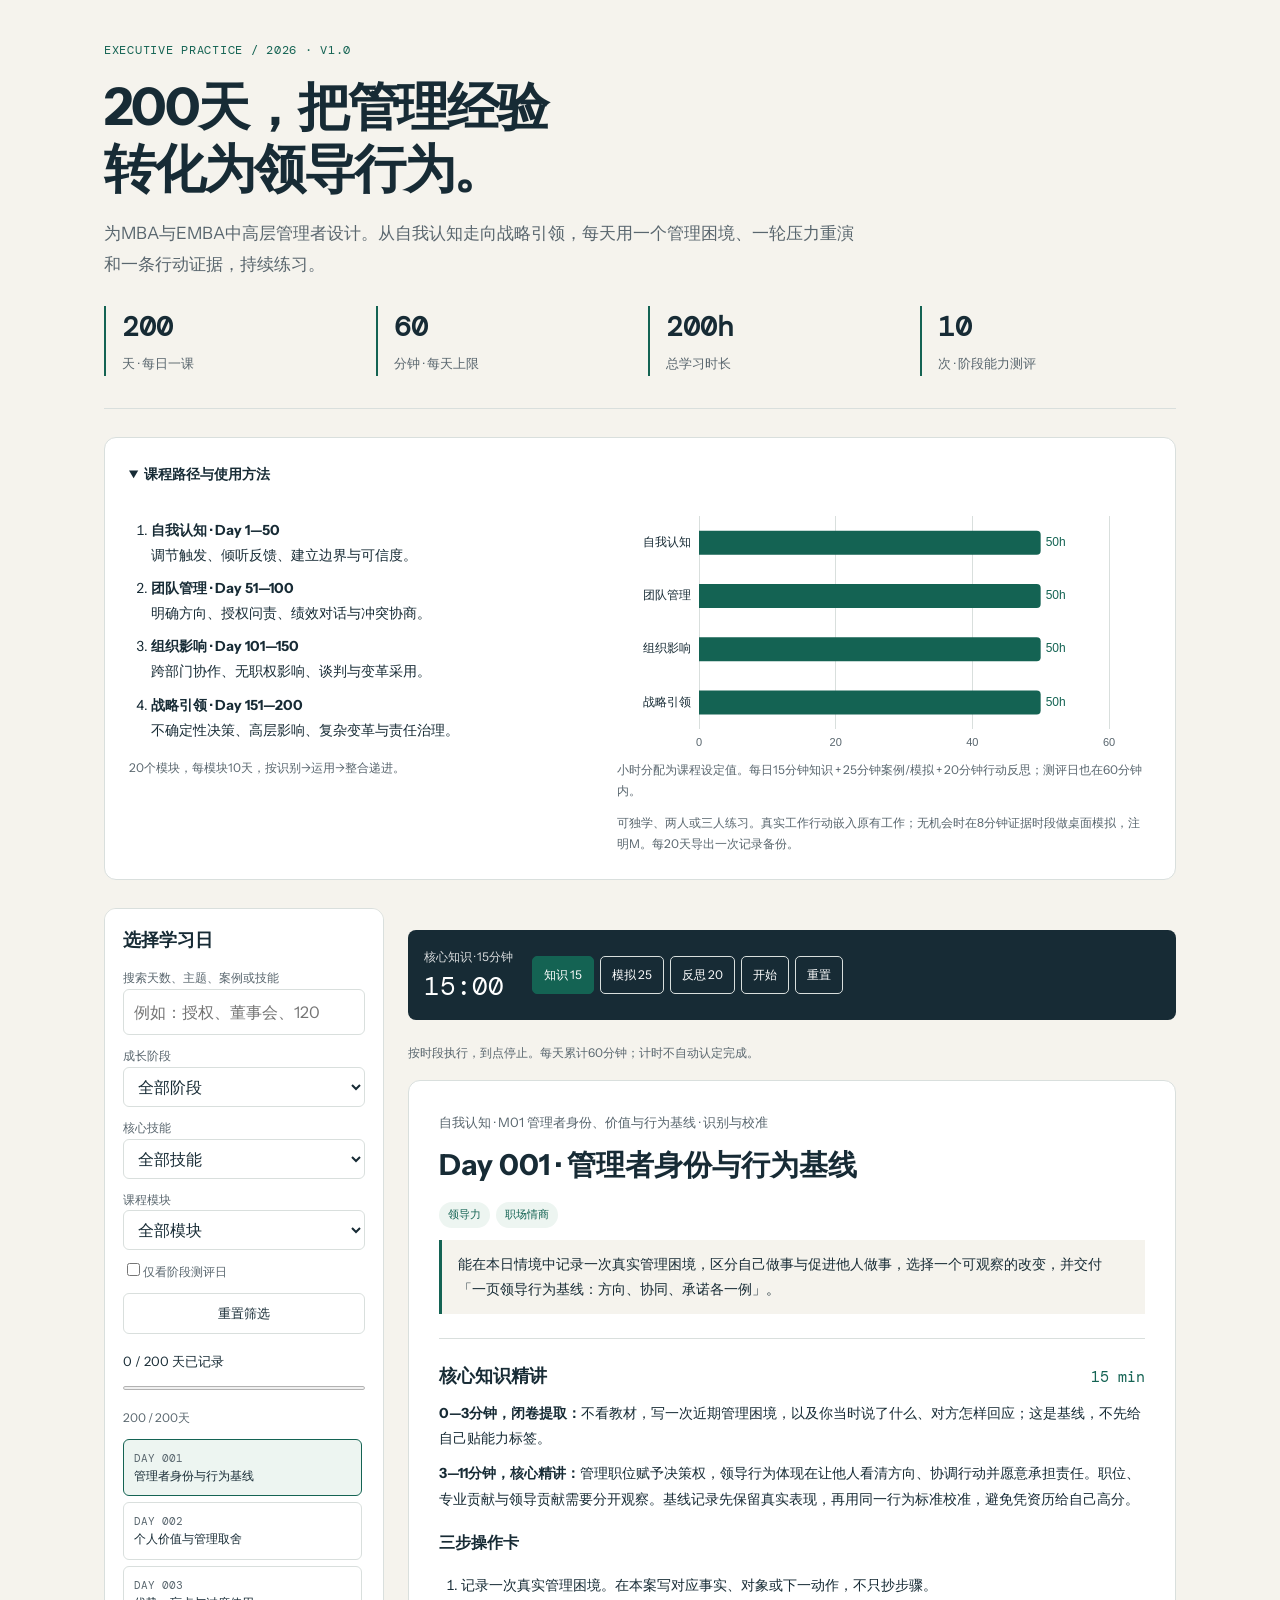
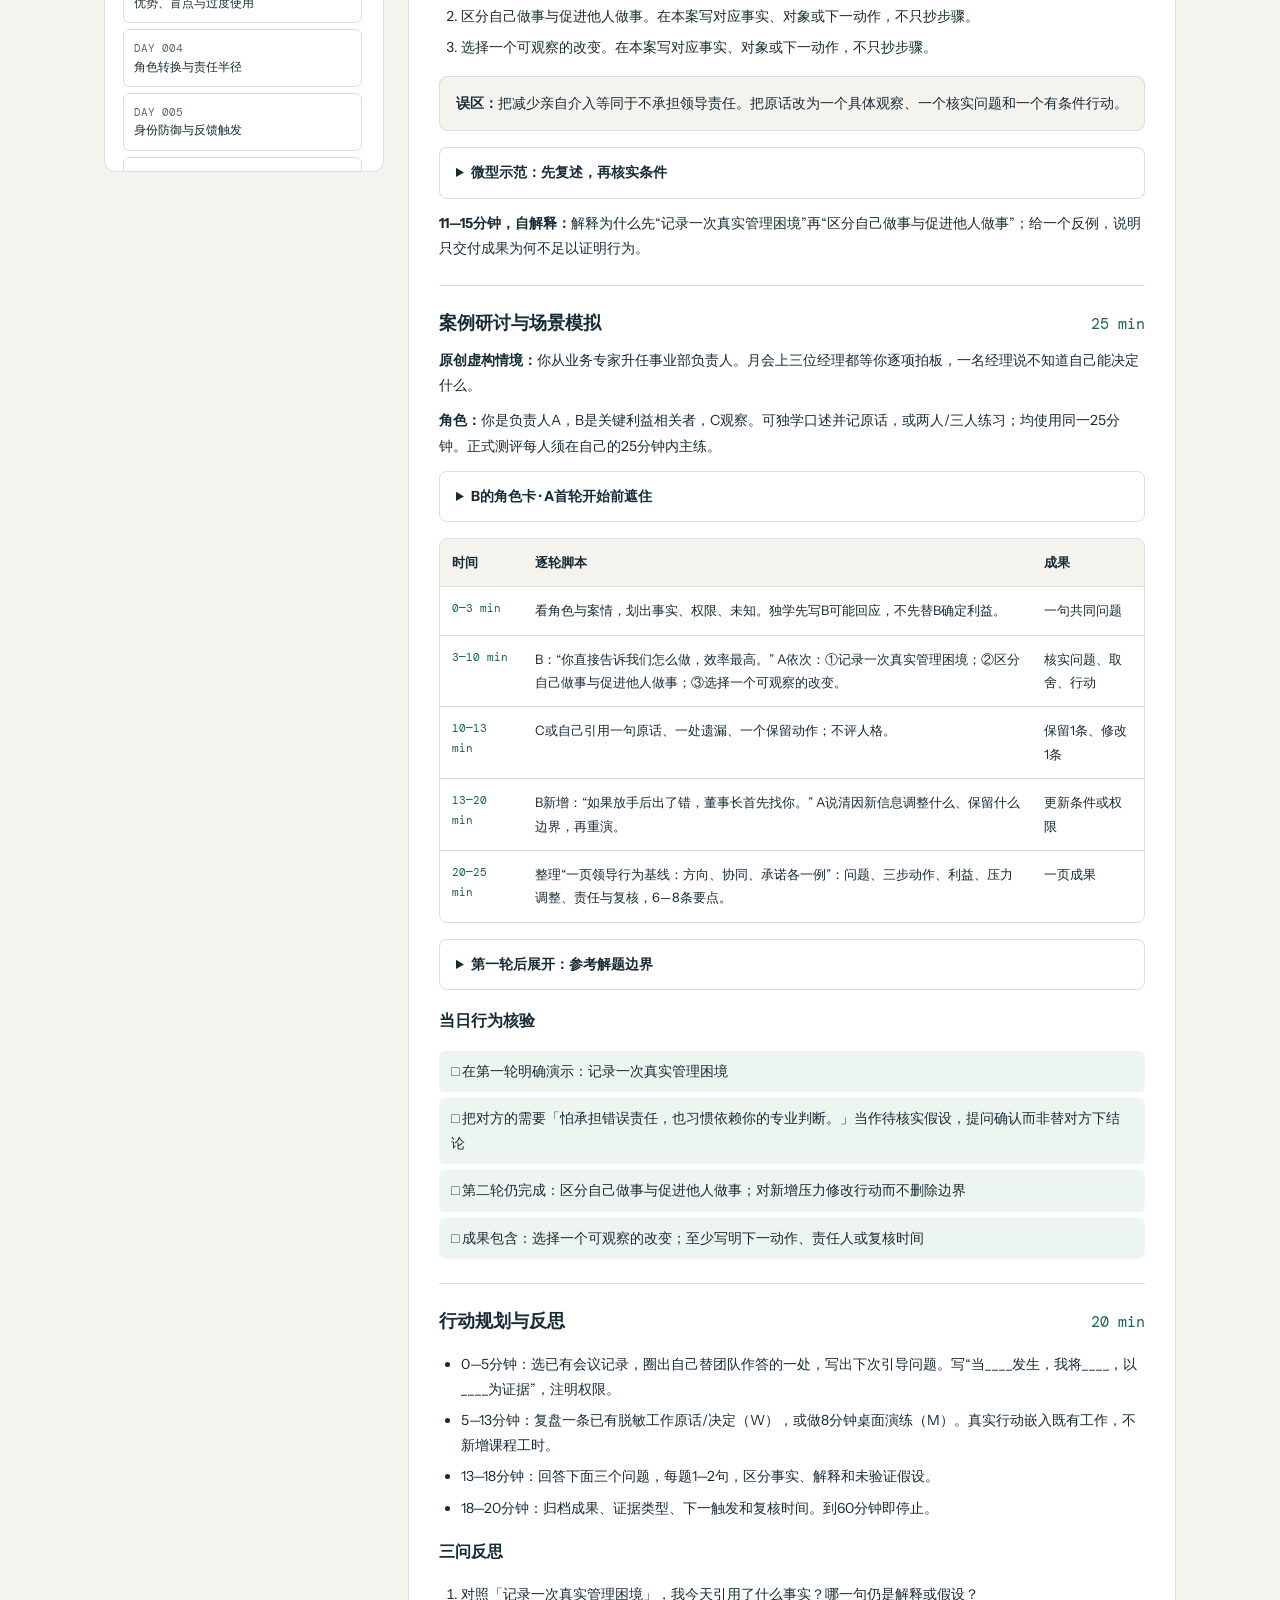
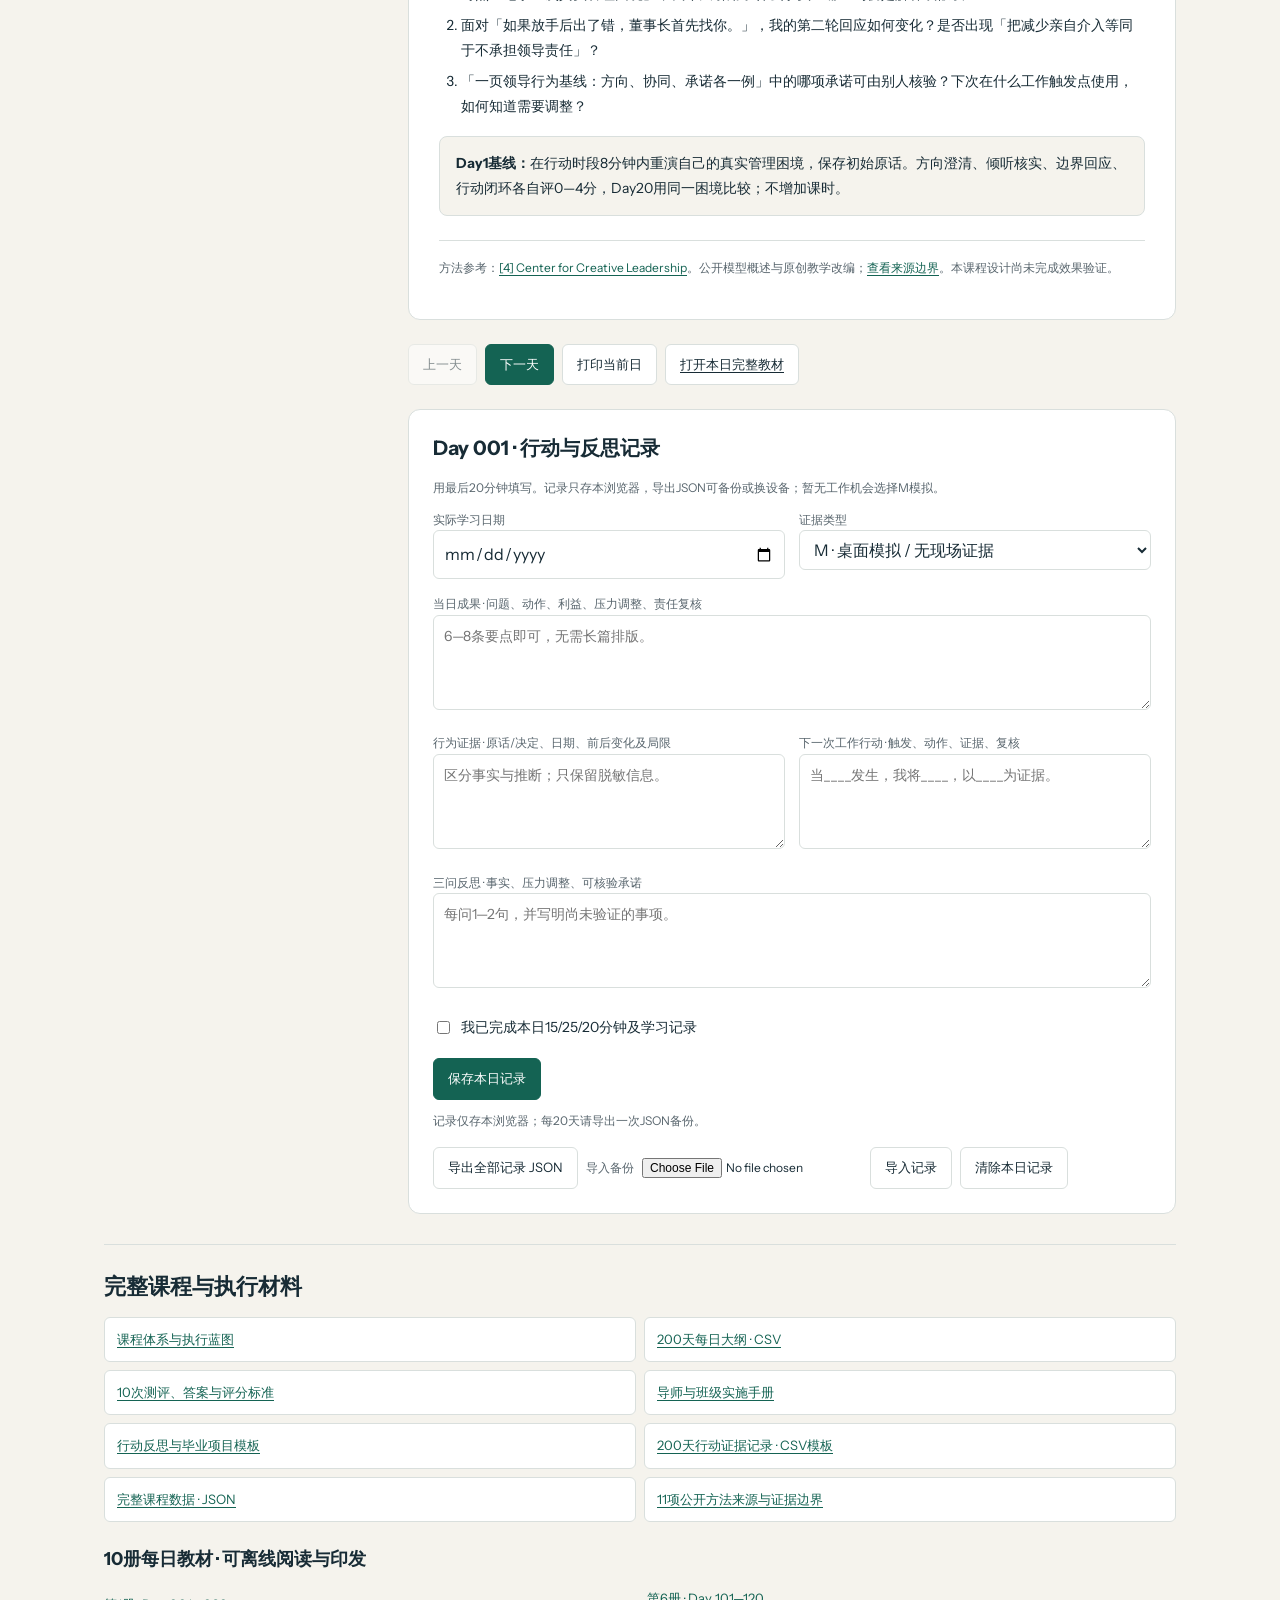
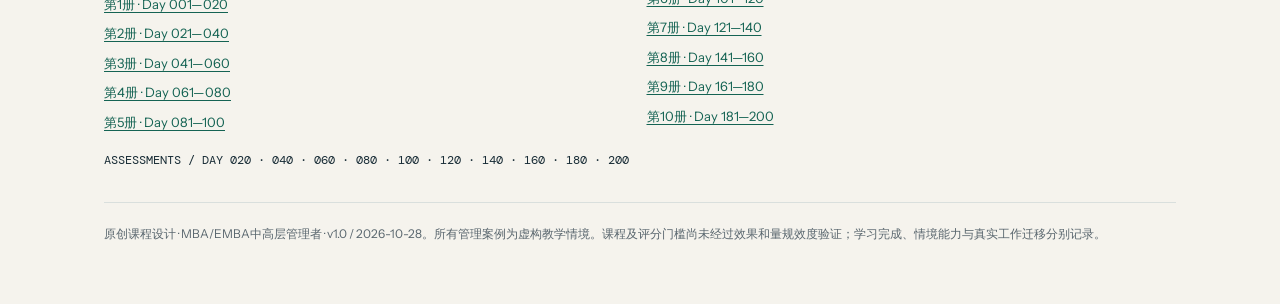
<file: index.html>
<!-- Generated by Trae Work -->
<!doctype html>
<html lang="zh-CN"><head><meta charset="utf-8"><meta name="viewport" content="width=device-width,initial-scale=1"><title>MBA/EMBA · 200天软技能课程</title><meta http-equiv="refresh" content="0;url=./MBA-EMBA%E8%BD%AF%E6%8A%80%E8%83%BD200%E5%A4%A9%E8%AF%BE%E7%A8%8B-20261028.html"></head>
<body><p><a href="./MBA-EMBA%E8%BD%AF%E6%8A%80%E8%83%BD200%E5%A4%A9%E8%AF%BE%E7%A8%8B-20261028.html">打开200天软技能课程</a></p><script>location.replace("./MBA-EMBA%E8%BD%AF%E6%8A%80%E8%83%BD200%E5%A4%A9%E8%AF%BE%E7%A8%8B-20261028.html" + location.hash);</script></body></html>
</file>
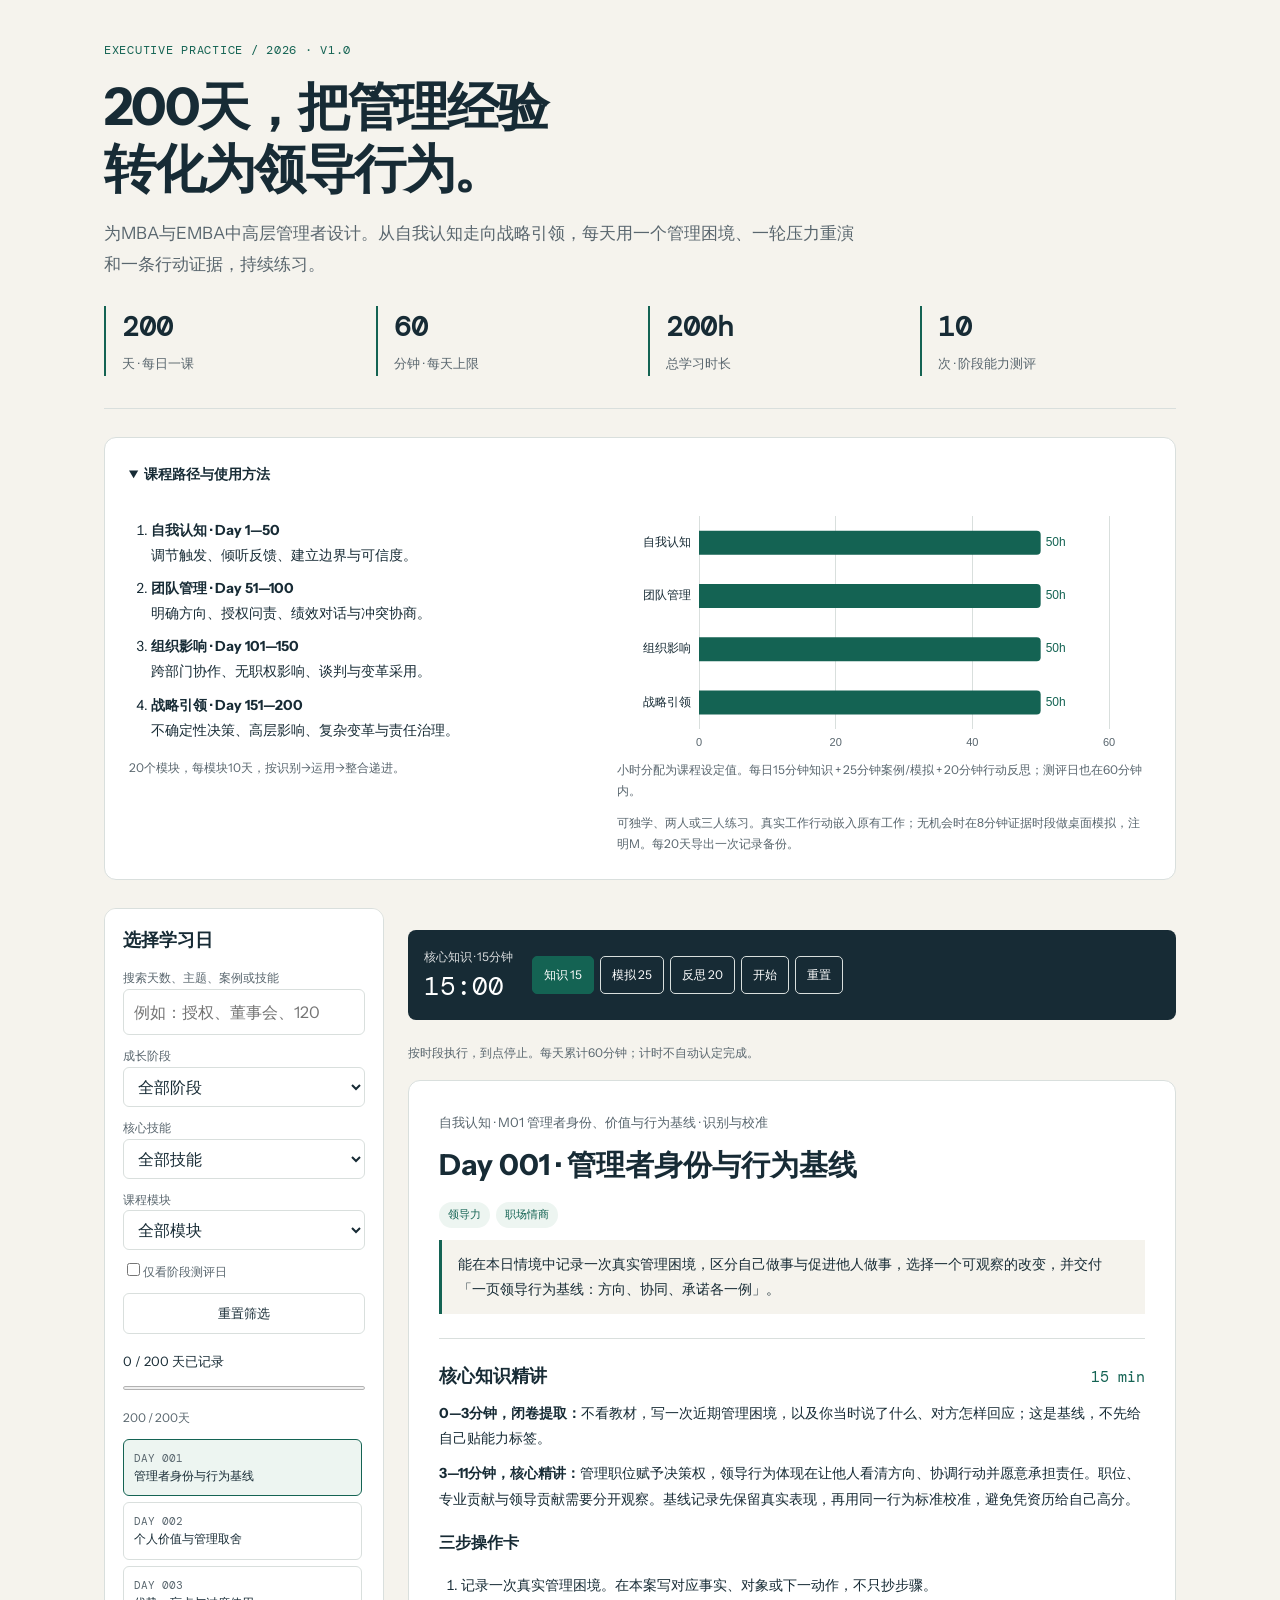
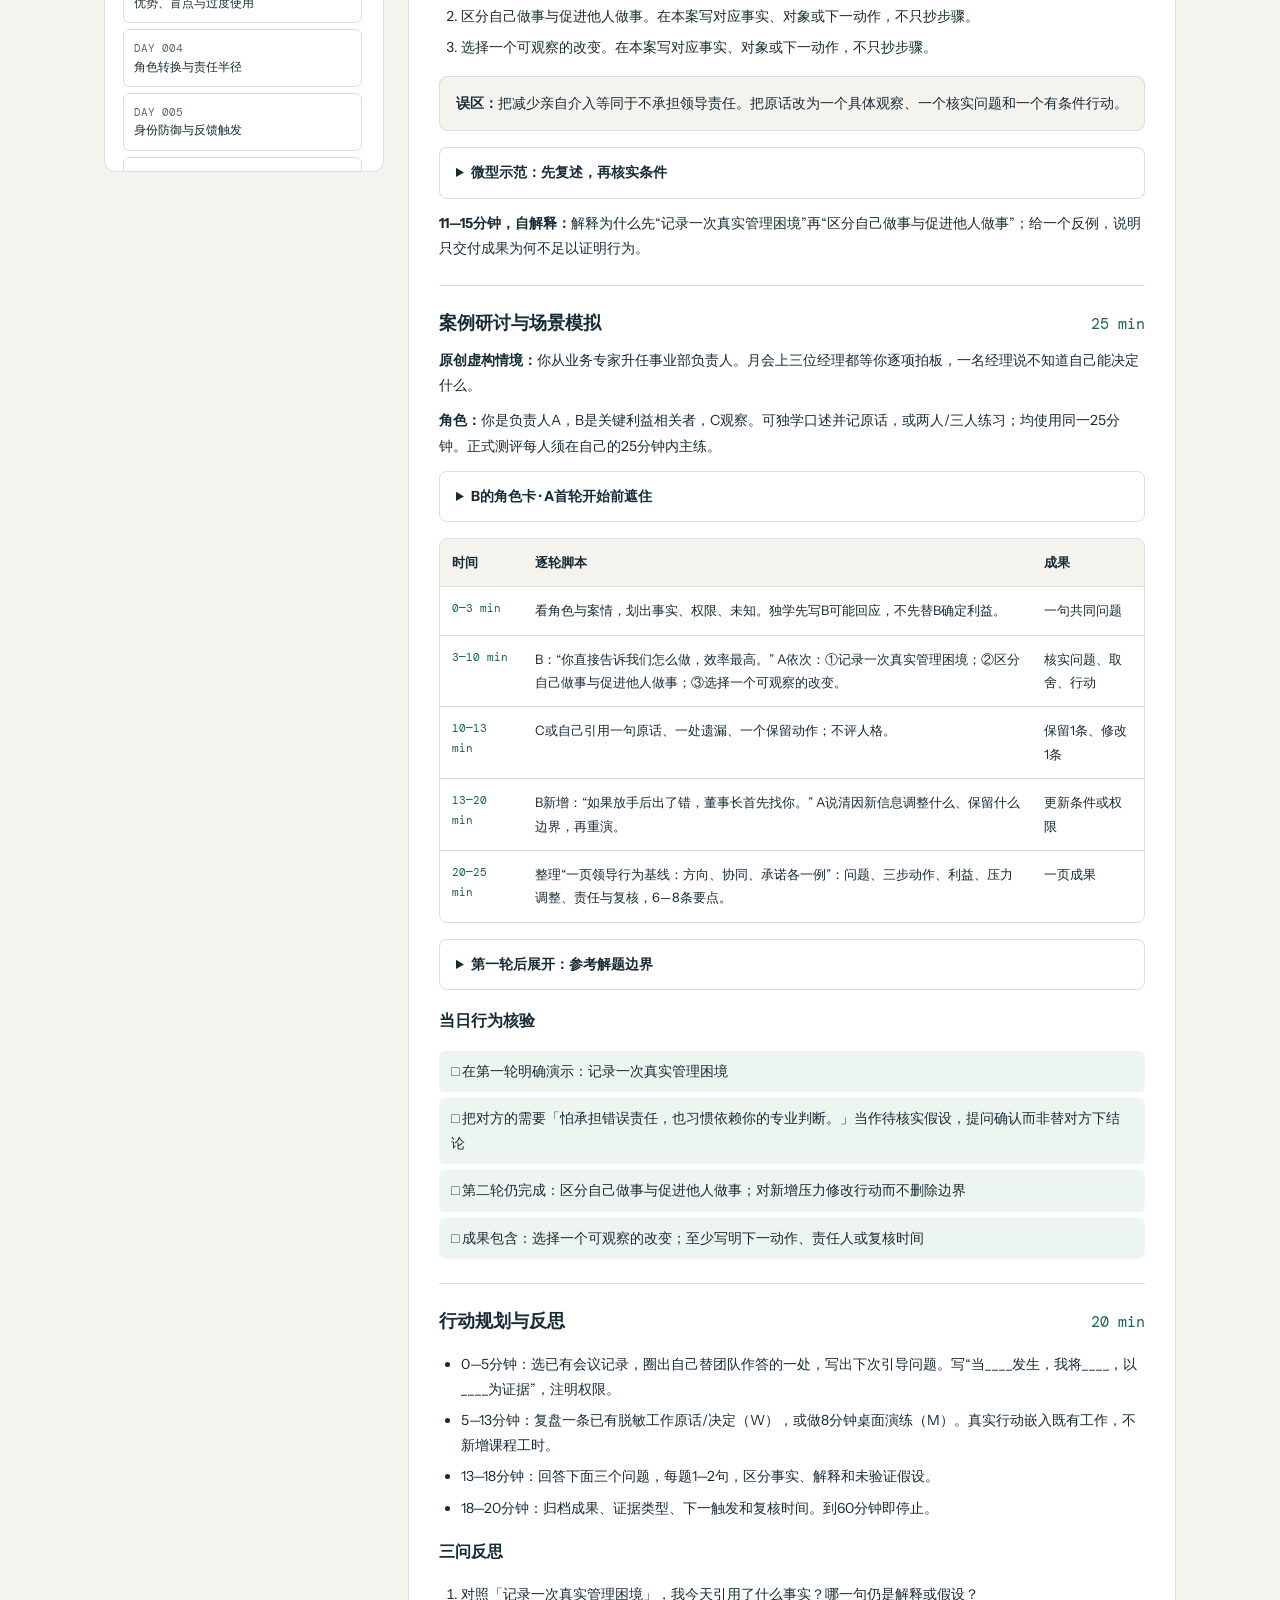
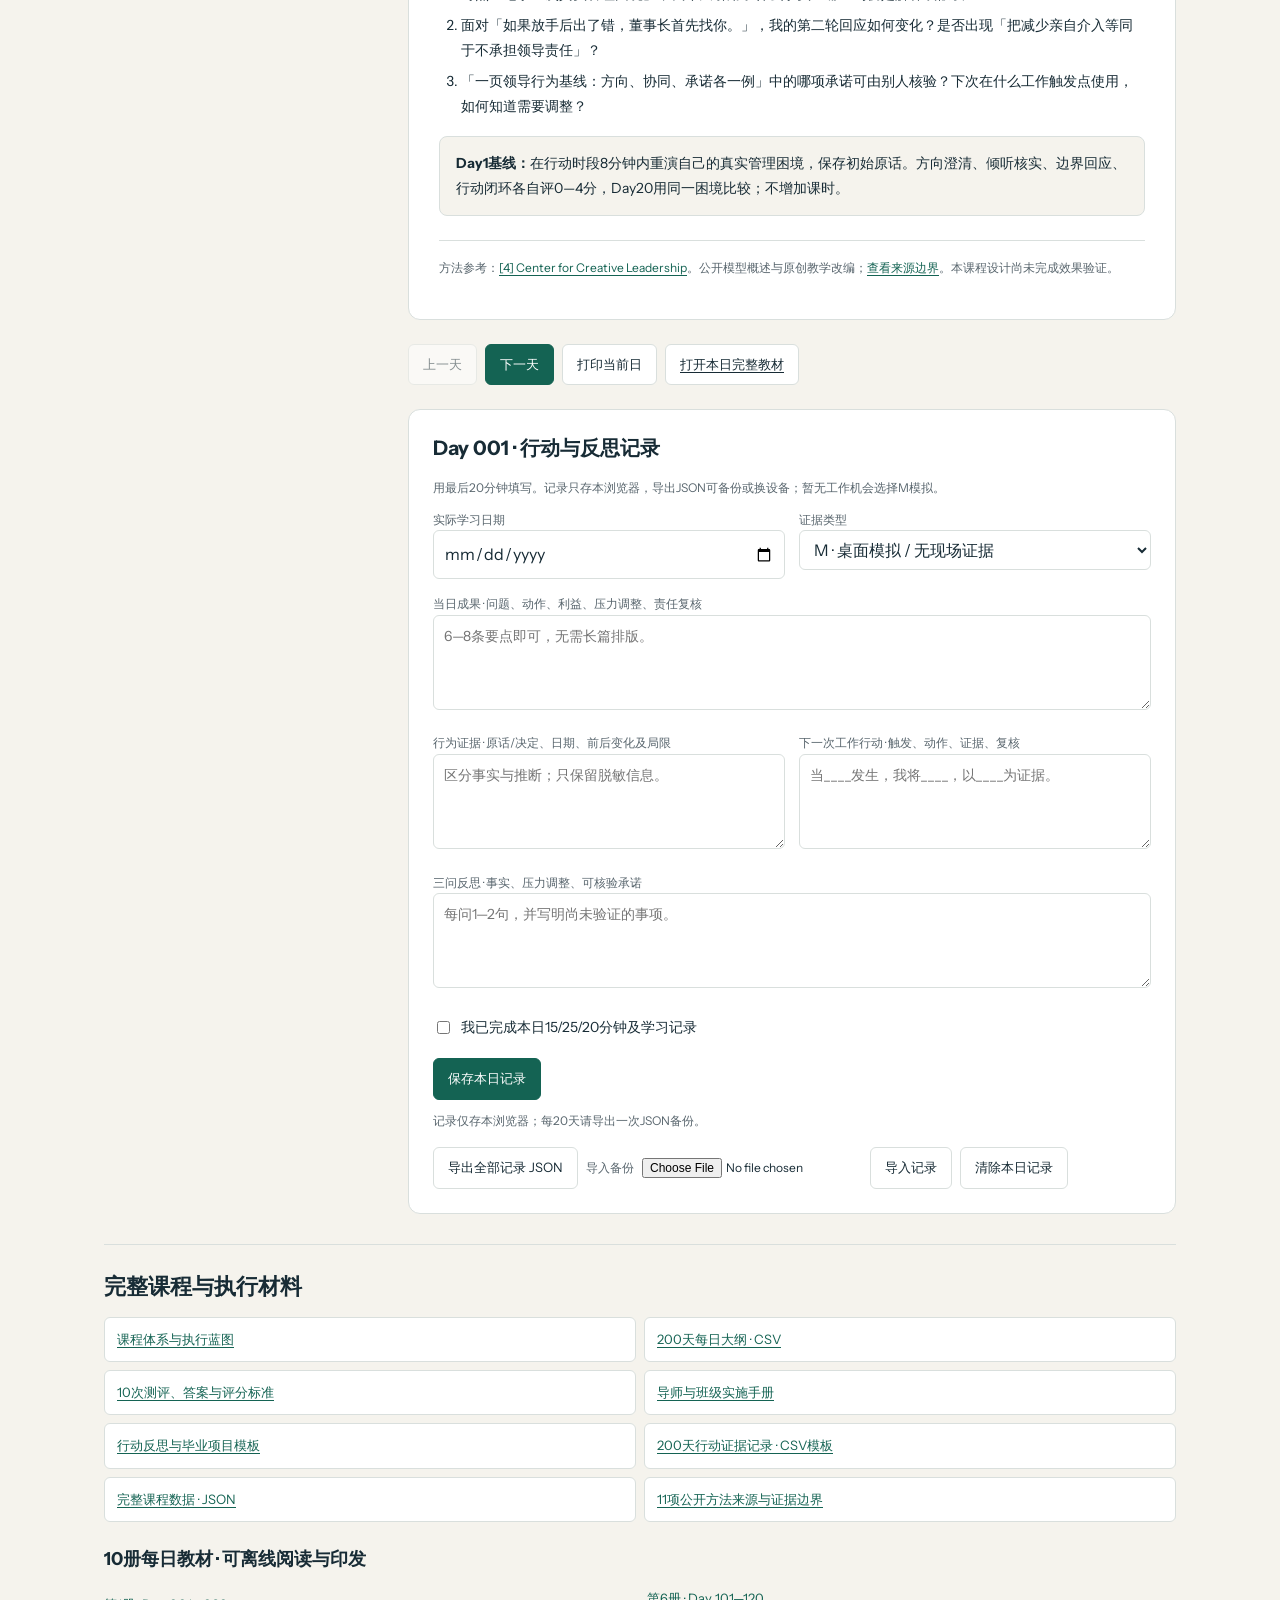
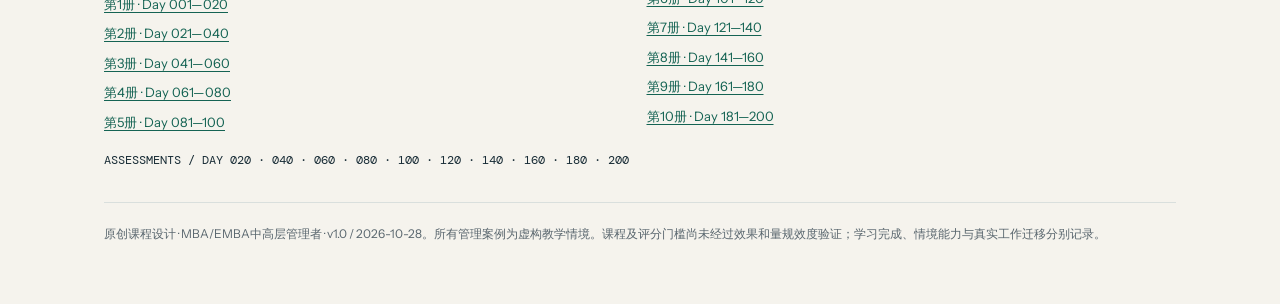
<file: MBA-EMBA软技能200天课程-20261028.html>
<!-- Generated by Trae Work -->
<!DOCTYPE html>
<html lang="zh-CN">
<head>
  <meta charset="UTF-8">
  <meta name="viewport" content="width=device-width, initial-scale=1.0">
  <meta name="description" content="面向MBA与EMBA中高层管理者的200天软技能课程，每天60分钟，包含逐日教材、场景脚本、测评与行动反思。">
  <title>MBA/EMBA · 200天软技能课程</title>
  <link rel="stylesheet" href="./assets/course.css">
</head>
<body>
<main class="page">
  <header class="hero">
    <div class="eyebrow">EXECUTIVE PRACTICE / 2026 · V1.0</div>
    <h1>200天，把管理经验<br>转化为领导行为。</h1>
    <p class="lead">为MBA与EMBA中高层管理者设计。从自我认知走向战略引领，每天用一个管理困境、一轮压力重演和一条行动证据，持续练习。</p>
    <div class="stats" aria-label="课程规模">
      <div class="stat"><b>200</b><span>天 · 每日一课</span></div>
      <div class="stat"><b>60</b><span>分钟 · 每天上限</span></div>
      <div class="stat"><b>200h</b><span>总学习时长</span></div>
      <div class="stat"><b>10</b><span>次 · 阶段能力测评</span></div>
    </div>
  </header>
  <details class="overview" id="overview" open>
    <summary>课程路径与使用方法</summary>
    <div class="overview-inner">
      <div>
        <ol class="phases">
          <li><b>自我认知 · Day 1—50</b><br>调节触发、倾听反馈、建立边界与可信度。</li>
          <li><b>团队管理 · Day 51—100</b><br>明确方向、授权问责、绩效对话与冲突协商。</li>
          <li><b>组织影响 · Day 101—150</b><br>跨部门协作、无职权影响、谈判与变革采用。</li>
          <li><b>战略引领 · Day 151—200</b><br>不确定性决策、高层影响、复杂变革与责任治理。</li>
        </ol>
        <p class="caption">20个模块，每模块10天，按识别→运用→整合递进。</p>
      </div>
      <div>
        <div id="phase-chart" class="phasechart" role="img" aria-label="四阶段各50小时，合计200小时"></div>
        <p class="caption">小时分配为课程设定值。每日15分钟知识 + 25分钟案例/模拟 + 20分钟行动反思；测评日也在60分钟内。</p>
        <p class="caption">可独学、两人或三人练习。真实工作行动嵌入原有工作；无机会时在8分钟证据时段做桌面模拟，注明M。每20天导出一次记录备份。</p>
      </div>
    </div>
  </details>
  <noscript><div class="noscript">当前浏览器未启用JavaScript。下面保留Day1及全部200天索引；请通过页面底部的10册每日教材阅读全文，使用纸笔或CSV记录。交互计时及本机记录需要JavaScript。</div></noscript>
  <div class="layout">
    <aside class="sidebar" aria-label="课程检索">
      <h2>选择学习日</h2>
      <div class="filters">
        <div class="wide"><label for="search">搜索天数、主题、案例或技能</label><input id="search" type="search" placeholder="例如：授权、董事会、120"></div>
        <div><label for="phase-filter">成长阶段</label><select id="phase-filter"><option value="">全部阶段</option></select></div>
        <div><label for="skill-filter">核心技能</label><select id="skill-filter"><option value="">全部技能</option></select></div>
        <div class="wide"><label for="module-filter">课程模块</label><select id="module-filter"><option value="">全部模块</option></select></div>
        <label class="filter-row"><input type="checkbox" id="assessment-only">仅看阶段测评日</label>
        <button id="clear-filters" class="btn" type="button">重置筛选</button>
      </div>
      <div class="progress"><span id="progress-count">0 / 200 天已记录</span><progress id="progress-bar" max="200" value="0" aria-label="课程记录进度"></progress></div>
      <p class="caption" id="result-count">200 / 200天</p>
      <nav id="day-list" aria-label="200天每日学习索引"><a class="day-button" href="./02-01-每日教材-Day001-020.md"><span class="daynum">DAY 001</span>管理者身份与行为基线</a><a class="day-button" href="./02-01-每日教材-Day001-020.md"><span class="daynum">DAY 002</span>个人价值与管理取舍</a><a class="day-button" href="./02-01-每日教材-Day001-020.md"><span class="daynum">DAY 003</span>优势、盲点与过度使用</a><a class="day-button" href="./02-01-每日教材-Day001-020.md"><span class="daynum">DAY 004</span>角色转换与责任半径</a><a class="day-button" href="./02-01-每日教材-Day001-020.md"><span class="daynum">DAY 005</span>身份防御与反馈触发</a><a class="day-button" href="./02-01-每日教材-Day001-020.md"><span class="daynum">DAY 006</span>利益相关者视角下的自我</a><a class="day-button" href="./02-01-每日教材-Day001-020.md"><span class="daynum">DAY 007</span>职业阶段与发展杠杆</a><a class="day-button" href="./02-01-每日教材-Day001-020.md"><span class="daynum">DAY 008</span>意图、行为与影响</a><a class="day-button" href="./02-01-每日教材-Day001-020.md"><span class="daynum">DAY 009</span>个人领导力实验</a><a class="day-button" href="./02-01-每日教材-Day001-020.md"><span class="daynum">DAY 010</span>自我认知整合与发展契约</a><a class="day-button" href="./02-01-每日教材-Day001-020.md"><span class="daynum">DAY 011</span>情绪词汇与早期信号</a><a class="day-button" href="./02-01-每日教材-Day001-020.md"><span class="daynum">DAY 012</span>事件、解释与情绪链</a><a class="day-button" href="./02-01-每日教材-Day001-020.md"><span class="daynum">DAY 013</span>暂停与反应选择</a><a class="day-button" href="./02-01-每日教材-Day001-020.md"><span class="daynum">DAY 014</span>认知重评与风险保留</a><a class="day-button" href="./02-01-每日教材-Day001-020.md"><span class="daynum">DAY 015</span>压力来源与控制圈</a><a class="day-button" href="./02-01-每日教材-Day001-020.md"><span class="daynum">DAY 016</span>情绪表达与管理边界</a><a class="day-button" href="./02-01-每日教材-Day001-020.md"><span class="daynum">DAY 017</span>共情与情绪感染</a><a class="day-button" href="./02-01-每日教材-Day001-020.md"><span class="daynum">DAY 018</span>高压下的情绪决策</a><a class="day-button" href="./02-01-每日教材-Day001-020.md"><span class="daynum">DAY 019</span>恢复策略与求助判断</a><a class="day-button" href="./02-01-每日教材-Day001-020.md"><span class="daynum">DAY 020</span>阶段测评一：自我觉察与情绪调节</a><a class="day-button" href="./02-02-每日教材-Day021-040.md"><span class="daynum">DAY 021</span>注意力预算与管理价值</a><a class="day-button" href="./02-02-每日教材-Day021-040.md"><span class="daynum">DAY 022</span>优先级与显性放弃</a><a class="day-button" href="./02-02-每日教材-Day021-040.md"><span class="daynum">DAY 023</span>边界表达与建设性拒绝</a><a class="day-button" href="./02-02-每日教材-Day021-040.md"><span class="daynum">DAY 024</span>任务切换与决策保护</a><a class="day-button" href="./02-02-每日教材-Day021-040.md"><span class="daynum">DAY 025</span>精力节律与关键活动安排</a><a class="day-button" href="./02-02-每日教材-Day021-040.md"><span class="daynum">DAY 026</span>韧性与结构性负荷</a><a class="day-button" href="./02-02-每日教材-Day021-040.md"><span class="daynum">DAY 027</span>承诺管理与可靠性</a><a class="day-button" href="./02-02-每日教材-Day021-040.md"><span class="daynum">DAY 028</span>适应性与计划更新</a><a class="day-button" href="./02-02-每日教材-Day021-040.md"><span class="daynum">DAY 029</span>数字边界与团队可预测性</a><a class="day-button" href="./02-02-每日教材-Day021-040.md"><span class="daynum">DAY 030</span>自我管理系统整合</a><a class="day-button" href="./02-02-每日教材-Day021-040.md"><span class="daynum">DAY 031</span>倾听层次与注意力</a><a class="day-button" href="./02-02-每日教材-Day021-040.md"><span class="daynum">DAY 032</span>提问与问题空间</a><a class="day-button" href="./02-02-每日教材-Day021-040.md"><span class="daynum">DAY 033</span>复述、澄清与确认</a><a class="day-button" href="./02-02-每日教材-Day021-040.md"><span class="daynum">DAY 034</span>结构化表达与结论边界</a><a class="day-button" href="./02-02-每日教材-Day021-040.md"><span class="daynum">DAY 035</span>受众适配与信息翻译</a><a class="day-button" href="./02-02-每日教材-Day021-040.md"><span class="daynum">DAY 036</span>反馈接纳与核实</a><a class="day-button" href="./02-02-每日教材-Day021-040.md"><span class="daynum">DAY 037</span>困难信息与透明沟通</a><a class="day-button" href="./02-02-每日教材-Day021-040.md"><span class="daynum">DAY 038</span>远程沟通与异步协作</a><a class="day-button" href="./02-02-每日教材-Day021-040.md"><span class="daynum">DAY 039</span>挑战上级与专业异议</a><a class="day-button" href="./02-02-每日教材-Day021-040.md"><span class="daynum">DAY 040</span>阶段测评二：倾听、表达与边界</a><a class="day-button" href="./02-03-每日教材-Day041-060.md"><span class="daynum">DAY 041</span>判断类型与决策责任</a><a class="day-button" href="./02-03-每日教材-Day041-060.md"><span class="daynum">DAY 042</span>偏差识别与反证</a><a class="day-button" href="./02-03-每日教材-Day041-060.md"><span class="daynum">DAY 043</span>假设与证据强度</a><a class="day-button" href="./02-03-每日教材-Day041-060.md"><span class="daynum">DAY 044</span>预演失败与反向计划</a><a class="day-button" href="./02-03-每日教材-Day041-060.md"><span class="daynum">DAY 045</span>伦理困境与责任识别</a><a class="day-button" href="./02-03-每日教材-Day041-060.md"><span class="daynum">DAY 046</span>个人可信度与承认未知</a><a class="day-button" href="./02-03-每日教材-Day041-060.md"><span class="daynum">DAY 047</span>错误承担与修复信任</a><a class="day-button" href="./02-03-每日教材-Day041-060.md"><span class="daynum">DAY 048</span>决策日志与复盘质量</a><a class="day-button" href="./02-03-每日教材-Day041-060.md"><span class="daynum">DAY 049</span>自我认知到团队管理的转段</a><a class="day-button" href="./02-03-每日教材-Day041-060.md"><span class="daynum">DAY 050</span>50天整合：个人领导行为操作手册</a><a class="day-button" href="./02-03-每日教材-Day041-060.md"><span class="daynum">DAY 051</span>团队方向与共同结果</a><a class="day-button" href="./02-03-每日教材-Day041-060.md"><span class="daynum">DAY 052</span>目标澄清与成功标准</a><a class="day-button" href="./02-03-每日教材-Day041-060.md"><span class="daynum">DAY 053</span>团队信任与行为一致性</a><a class="day-button" href="./02-03-每日教材-Day041-060.md"><span class="daynum">DAY 054</span>心理安全与发声行为</a><a class="day-button" href="./02-03-每日教材-Day041-060.md"><span class="daynum">DAY 055</span>团队规范与例外处理</a><a class="day-button" href="./02-03-每日教材-Day041-060.md"><span class="daynum">DAY 056</span>公平感与程序解释</a><a class="day-button" href="./02-03-每日教材-Day041-060.md"><span class="daynum">DAY 057</span>团队决策与参与方式</a><a class="day-button" href="./02-03-每日教材-Day041-060.md"><span class="daynum">DAY 058</span>建设性异议与少数观点</a><a class="day-button" href="./02-03-每日教材-Day041-060.md"><span class="daynum">DAY 059</span>会议机制与团队协同</a><a class="day-button" href="./02-03-每日教材-Day041-060.md"><span class="daynum">DAY 060</span>阶段测评三：团队方向、信任与发声</a><a class="day-button" href="./02-04-每日教材-Day061-080.md"><span class="daynum">DAY 061</span>授权范围与决策权</a><a class="day-button" href="./02-04-每日教材-Day061-080.md"><span class="daynum">DAY 062</span>能力判断与分层支持</a><a class="day-button" href="./02-04-每日教材-Day061-080.md"><span class="daynum">DAY 063</span>授权后的检查与避免微管</a><a class="day-button" href="./02-04-每日教材-Day061-080.md"><span class="daynum">DAY 064</span>问责对话与事实标准</a><a class="day-button" href="./02-04-每日教材-Day061-080.md"><span class="daynum">DAY 065</span>资源赋能与障碍移除</a><a class="day-button" href="./02-04-每日教材-Day061-080.md"><span class="daynum">DAY 066</span>团队自主与共享信息</a><a class="day-button" href="./02-04-每日教材-Day061-080.md"><span class="daynum">DAY 067</span>错误容忍与学习边界</a><a class="day-button" href="./02-04-每日教材-Day061-080.md"><span class="daynum">DAY 068</span>向上授权与防止责任回流</a><a class="day-button" href="./02-04-每日教材-Day061-080.md"><span class="daynum">DAY 069</span>授权组合与领导时间</a><a class="day-button" href="./02-04-每日教材-Day061-080.md"><span class="daynum">DAY 070</span>赋能整合与授权复盘</a><a class="day-button" href="./02-04-每日教材-Day061-080.md"><span class="daynum">DAY 071</span>管理者教练角色与权力边界</a><a class="day-button" href="./02-04-每日教材-Day061-080.md"><span class="daynum">DAY 072</span>目标探索与员工自主</a><a class="day-button" href="./02-04-每日教材-Day061-080.md"><span class="daynum">DAY 073</span>觉察提问与不急于建议</a><a class="day-button" href="./02-04-每日教材-Day061-080.md"><span class="daynum">DAY 074</span>行为反馈与意图核实</a><a class="day-button" href="./02-04-每日教材-Day061-080.md"><span class="daynum">DAY 075</span>绩效对话与期待差距</a><a class="day-button" href="./02-04-每日教材-Day061-080.md"><span class="daynum">DAY 076</span>认可与有效行为强化</a><a class="day-button" href="./02-04-每日教材-Day061-080.md"><span class="daynum">DAY 077</span>低绩效处理与尊严</a><a class="day-button" href="./02-04-每日教材-Day061-080.md"><span class="daynum">DAY 078</span>职业发展与现实约束</a><a class="day-button" href="./02-04-每日教材-Day061-080.md"><span class="daynum">DAY 079</span>同伴学习与团队知识转移</a><a class="day-button" href="./02-04-每日教材-Day061-080.md"><span class="daynum">DAY 080</span>阶段测评四：授权、教练与绩效反馈</a><a class="day-button" href="./02-05-每日教材-Day081-100.md"><span class="daynum">DAY 081</span>冲突类型与问题定位</a><a class="day-button" href="./02-05-每日教材-Day081-100.md"><span class="daynum">DAY 082</span>立场与利益分离</a><a class="day-button" href="./02-05-每日教材-Day081-100.md"><span class="daynum">DAY 083</span>冲突降温与对话规则</a><a class="day-button" href="./02-05-每日教材-Day081-100.md"><span class="daynum">DAY 084</span>困难对话与自身贡献</a><a class="day-button" href="./02-05-每日教材-Day081-100.md"><span class="daynum">DAY 085</span>客观标准与公平协商</a><a class="day-button" href="./02-05-每日教材-Day081-100.md"><span class="daynum">DAY 086</span>边界、替代选择与停止协商</a><a class="day-button" href="./02-05-每日教材-Day081-100.md"><span class="daynum">DAY 087</span>调解角色与程序公正</a><a class="day-button" href="./02-05-每日教材-Day081-100.md"><span class="daynum">DAY 088</span>关系修复与新的工作协议</a><a class="day-button" href="./02-05-每日教材-Day081-100.md"><span class="daynum">DAY 089</span>冲突升级与制度边界</a><a class="day-button" href="./02-05-每日教材-Day081-100.md"><span class="daynum">DAY 090</span>团队冲突综合协商</a><a class="day-button" href="./02-05-每日教材-Day081-100.md"><span class="daynum">DAY 091</span>多元视角与包容参与</a><a class="day-button" href="./02-05-每日教材-Day081-100.md"><span class="daynum">DAY 092</span>跨文化沟通与假设核实</a><a class="day-button" href="./02-05-每日教材-Day081-100.md"><span class="daynum">DAY 093</span>混合团队与机会公平</a><a class="day-button" href="./02-05-每日教材-Day081-100.md"><span class="daynum">DAY 094</span>人才盘点与证据区分</a><a class="day-button" href="./02-05-每日教材-Day081-100.md"><span class="daynum">DAY 095</span>发展机会与挑战任务</a><a class="day-button" href="./02-05-每日教材-Day081-100.md"><span class="daynum">DAY 096</span>继任准备与关键岗位风险</a><a class="day-button" href="./02-05-每日教材-Day081-100.md"><span class="daynum">DAY 097</span>团队学习复盘与过程证据</a><a class="day-button" href="./02-05-每日教材-Day081-100.md"><span class="daynum">DAY 098</span>团队激励与内在驱动</a><a class="day-button" href="./02-05-每日教材-Day081-100.md"><span class="daynum">DAY 099</span>团队管理到组织影响的转段</a><a class="day-button" href="./02-05-每日教材-Day081-100.md"><span class="daynum">DAY 100</span>阶段测评五：团队管理综合与组织转段</a><a class="day-button" href="./02-06-每日教材-Day101-120.md"><span class="daynum">DAY 101</span>跨部门边界与共同问题</a><a class="day-button" href="./02-06-每日教材-Day101-120.md"><span class="daynum">DAY 102</span>部门语言与业务翻译</a><a class="day-button" href="./02-06-每日教材-Day101-120.md"><span class="daynum">DAY 103</span>接口契约与交接质量</a><a class="day-button" href="./02-06-每日教材-Day101-120.md"><span class="daynum">DAY 104</span>依赖可视化与瓶颈协商</a><a class="day-button" href="./02-06-每日教材-Day101-120.md"><span class="daynum">DAY 105</span>跨部门会议与决策闭环</a><a class="day-button" href="./02-06-每日教材-Day101-120.md"><span class="daynum">DAY 106</span>服务失误与跨部门共同修复</a><a class="day-button" href="./02-06-每日教材-Day101-120.md"><span class="daynum">DAY 107</span>总部与区域的双向适配</a><a class="day-button" href="./02-06-每日教材-Day101-120.md"><span class="daynum">DAY 108</span>资源争夺与组合取舍</a><a class="day-button" href="./02-06-每日教材-Day101-120.md"><span class="daynum">DAY 109</span>共同指标与反激励校正</a><a class="day-button" href="./02-06-每日教材-Day101-120.md"><span class="daynum">DAY 110</span>跨部门协作整合与接口演练</a><a class="day-button" href="./02-06-每日教材-Day101-120.md"><span class="daynum">DAY 111</span>利益相关者识别与动态地图</a><a class="day-button" href="./02-06-每日教材-Day101-120.md"><span class="daynum">DAY 112</span>无职权影响的价值交换</a><a class="day-button" href="./02-06-每日教材-Day101-120.md"><span class="daynum">DAY 113</span>可信度与小承诺积累</a><a class="day-button" href="./02-06-每日教材-Day101-120.md"><span class="daynum">DAY 114</span>预沟通与公开决策公平</a><a class="day-button" href="./02-06-每日教材-Day101-120.md"><span class="daynum">DAY 115</span>向上影响与管理者选项</a><a class="day-button" href="./02-06-每日教材-Day101-120.md"><span class="daynum">DAY 116</span>以证据影响专业群体</a><a class="day-button" href="./02-06-每日教材-Day101-120.md"><span class="daynum">DAY 117</span>联盟构建与反对者参与</a><a class="day-button" href="./02-06-每日教材-Day101-120.md"><span class="daynum">DAY 118</span>社会网络与弱连接经营</a><a class="day-button" href="./02-06-每日教材-Day101-120.md"><span class="daynum">DAY 119</span>影响尝试的伦理与边界</a><a class="day-button" href="./02-06-每日教材-Day101-120.md"><span class="daynum">DAY 120</span>阶段测评六：跨部门协作与无职权影响</a><a class="day-button" href="./02-07-每日教材-Day121-140.md"><span class="daynum">DAY 121</span>谈判准备与替代方案</a><a class="day-button" href="./02-07-每日教材-Day121-140.md"><span class="daynum">DAY 122</span>组织利益与立场重构</a><a class="day-button" href="./02-07-每日教材-Day121-140.md"><span class="daynum">DAY 123</span>多议题谈判与条件交换</a><a class="day-button" href="./02-07-每日教材-Day121-140.md"><span class="daynum">DAY 124</span>客观标准与公正程序</a><a class="day-button" href="./02-07-每日教材-Day121-140.md"><span class="daynum">DAY 125</span>组织政治判断与合法行动</a><a class="day-button" href="./02-07-每日教材-Day121-140.md"><span class="daynum">DAY 126</span>权力不对等谈判与保护</a><a class="day-button" href="./02-07-每日教材-Day121-140.md"><span class="daynum">DAY 127</span>关系破裂后的组织修复</a><a class="day-button" href="./02-07-每日教材-Day121-140.md"><span class="daynum">DAY 128</span>多方调解与程序设计</a><a class="day-button" href="./02-07-每日教材-Day121-140.md"><span class="daynum">DAY 129</span>冲突升级与风险隔离</a><a class="day-button" href="./02-07-每日教材-Day121-140.md"><span class="daynum">DAY 130</span>组织谈判综合与协议执行</a><a class="day-button" href="./02-07-每日教材-Day121-140.md"><span class="daynum">DAY 131</span>变革问题与必要性诊断</a><a class="day-button" href="./02-07-每日教材-Day121-140.md"><span class="daynum">DAY 132</span>变革影响与差异化支持</a><a class="day-button" href="./02-07-每日教材-Day121-140.md"><span class="daynum">DAY 133</span>变革联盟与发起人职责</a><a class="day-button" href="./02-07-每日教材-Day121-140.md"><span class="daynum">DAY 134</span>变革愿景与损失承认</a><a class="day-button" href="./02-07-每日教材-Day121-140.md"><span class="daynum">DAY 135</span>采用障碍与ADKAR诊断</a><a class="day-button" href="./02-07-每日教材-Day121-140.md"><span class="daynum">DAY 136</span>抵触回应与信任维护</a><a class="day-button" href="./02-07-每日教材-Day121-140.md"><span class="daynum">DAY 137</span>短期成果与可信验证</a><a class="day-button" href="./02-07-每日教材-Day121-140.md"><span class="daynum">DAY 138</span>变革疲劳与节奏调整</a><a class="day-button" href="./02-07-每日教材-Day121-140.md"><span class="daynum">DAY 139</span>制度化与反馈回路</a><a class="day-button" href="./02-07-每日教材-Day121-140.md"><span class="daynum">DAY 140</span>阶段测评七：组织谈判与变革采用</a><a class="day-button" href="./02-08-每日教材-Day141-160.md"><span class="daynum">DAY 141</span>文化诊断与行为证据</a><a class="day-button" href="./02-08-每日教材-Day141-160.md"><span class="daynum">DAY 142</span>价值观冲突与具体取舍</a><a class="day-button" href="./02-08-每日教材-Day141-160.md"><span class="daynum">DAY 143</span>包容文化与制度入口</a><a class="day-button" href="./02-08-每日教材-Day141-160.md"><span class="daynum">DAY 144</span>组织学习与跨团队复盘</a><a class="day-button" href="./02-08-每日教材-Day141-160.md"><span class="daynum">DAY 145</span>知识共享与保留关键能力</a><a class="day-button" href="./02-08-每日教材-Day141-160.md"><span class="daynum">DAY 146</span>创新试验与心理安全底线</a><a class="day-button" href="./02-08-每日教材-Day141-160.md"><span class="daynum">DAY 147</span>组织网络动员与社区机制</a><a class="day-button" href="./02-08-每日教材-Day141-160.md"><span class="daynum">DAY 148</span>文化变革与管理者示范</a><a class="day-button" href="./02-08-每日教材-Day141-160.md"><span class="daynum">DAY 149</span>组织影响到战略引领的转段</a><a class="day-button" href="./02-08-每日教材-Day141-160.md"><span class="daynum">DAY 150</span>150天整合：组织协作与变革操作系统</a><a class="day-button" href="./02-08-每日教材-Day141-160.md"><span class="daynum">DAY 151</span>战略问题与决策边界</a><a class="day-button" href="./02-08-每日教材-Day141-160.md"><span class="daynum">DAY 152</span>系统边界与利益外溢</a><a class="day-button" href="./02-08-每日教材-Day141-160.md"><span class="daynum">DAY 153</span>因果回路与时间滞后</a><a class="day-button" href="./02-08-每日教材-Day141-160.md"><span class="daynum">DAY 154</span>不确定性分层与情景规划</a><a class="day-button" href="./02-08-每日教材-Day141-160.md"><span class="daynum">DAY 155</span>决策质量与结果区分</a><a class="day-button" href="./02-08-每日教材-Day141-160.md"><span class="daynum">DAY 156</span>反证机制与高层判断偏差</a><a class="day-button" href="./02-08-每日教材-Day141-160.md"><span class="daynum">DAY 157</span>实物选择权与分阶段承诺</a><a class="day-button" href="./02-08-每日教材-Day141-160.md"><span class="daynum">DAY 158</span>战略取舍与不做清单</a><a class="day-button" href="./02-08-每日教材-Day141-160.md"><span class="daynum">DAY 159</span>多标准判断与价值冲突</a><a class="day-button" href="./02-08-每日教材-Day141-160.md"><span class="daynum">DAY 160</span>阶段测评八：系统判断与战略取舍</a><a class="day-button" href="./02-09-每日教材-Day161-180.md"><span class="daynum">DAY 161</span>战略叙事与共同意义</a><a class="day-button" href="./02-09-每日教材-Day161-180.md"><span class="daynum">DAY 162</span>董事会材料与决策请求</a><a class="day-button" href="./02-09-每日教材-Day161-180.md"><span class="daynum">DAY 163</span>高层提问与即席回应</a><a class="day-button" href="./02-09-每日教材-Day161-180.md"><span class="daynum">DAY 164</span>复杂信息压缩与风险保真</a><a class="day-button" href="./02-09-每日教材-Day161-180.md"><span class="daynum">DAY 165</span>战略沟通中的异议容纳</a><a class="day-button" href="./02-09-每日教材-Day161-180.md"><span class="daynum">DAY 166</span>面对外部伙伴的战略影响</a><a class="day-button" href="./02-09-每日教材-Day161-180.md"><span class="daynum">DAY 167</span>跨文化高层沟通与权力距离</a><a class="day-button" href="./02-09-每日教材-Day161-180.md"><span class="daynum">DAY 168</span>重大坏消息与信任维护</a><a class="day-button" href="./02-09-每日教材-Day161-180.md"><span class="daynum">DAY 169</span>高管个人品牌与组织信誉</a><a class="day-button" href="./02-09-每日教材-Day161-180.md"><span class="daynum">DAY 170</span>高阶影响整合与董事会演练</a><a class="day-button" href="./02-09-每日教材-Day161-180.md"><span class="daynum">DAY 171</span>战略执行与责任链</a><a class="day-button" href="./02-09-每日教材-Day161-180.md"><span class="daynum">DAY 172</span>资源重配与能力建设</a><a class="day-button" href="./02-09-每日教材-Day161-180.md"><span class="daynum">DAY 173</span>战略联盟治理与联合风险</a><a class="day-button" href="./02-09-每日教材-Day161-180.md"><span class="daynum">DAY 174</span>并购整合中的人和文化</a><a class="day-button" href="./02-09-每日教材-Day161-180.md"><span class="daynum">DAY 175</span>双元领导与探索业务保护</a><a class="day-button" href="./02-09-每日教材-Day161-180.md"><span class="daynum">DAY 176</span>复杂变革中的多层领导</a><a class="day-button" href="./02-09-每日教材-Day161-180.md"><span class="daynum">DAY 177</span>战略指标与因果假设</a><a class="day-button" href="./02-09-每日教材-Day161-180.md"><span class="daynum">DAY 178</span>止损、退出与承诺升级</a><a class="day-button" href="./02-09-每日教材-Day161-180.md"><span class="daynum">DAY 179</span>战略复盘与适应更新</a><a class="day-button" href="./02-09-每日教材-Day161-180.md"><span class="daynum">DAY 180</span>阶段测评九：战略执行、联盟与复杂变革</a><a class="day-button" href="./02-10-每日教材-Day181-200.md"><span class="daynum">DAY 181</span>危机识别与领导角色</a><a class="day-button" href="./02-10-每日教材-Day181-200.md"><span class="daynum">DAY 182</span>危机信息与不确定性沟通</a><a class="day-button" href="./02-10-每日教材-Day181-200.md"><span class="daynum">DAY 183</span>危机决策与价值底线</a><a class="day-button" href="./02-10-每日教材-Day181-200.md"><span class="daynum">DAY 184</span>高层冲突与独立治理</a><a class="day-button" href="./02-10-每日教材-Day181-200.md"><span class="daynum">DAY 185</span>伦理领导与艰难责任</a><a class="day-button" href="./02-10-每日教材-Day181-200.md"><span class="daynum">DAY 186</span>领导者韧性与权力集中风险</a><a class="day-button" href="./02-10-每日教材-Day181-200.md"><span class="daynum">DAY 187</span>危机后复盘与责任学习</a><a class="day-button" href="./02-10-每日教材-Day181-200.md"><span class="daynum">DAY 188</span>公共责任与多方问责</a><a class="day-button" href="./02-10-每日教材-Day181-200.md"><span class="daynum">DAY 189</span>跨组织危机合作与信任</a><a class="day-button" href="./02-10-每日教材-Day181-200.md"><span class="daynum">DAY 190</span>危机与治理整合演练</a><a class="day-button" href="./02-10-每日教材-Day181-200.md"><span class="daynum">DAY 191</span>继任责任与领导系统</a><a class="day-button" href="./02-10-每日教材-Day181-200.md"><span class="daynum">DAY 192</span>培养领导者与挑战任务</a><a class="day-button" href="./02-10-每日教材-Day181-200.md"><span class="daynum">DAY 193</span>权力交接与离任影响</a><a class="day-button" href="./02-10-每日教材-Day181-200.md"><span class="daynum">DAY 194</span>毕业项目定义与基线</a><a class="day-button" href="./02-10-每日教材-Day181-200.md"><span class="daynum">DAY 195</span>毕业项目方案与多层干预</a><a class="day-button" href="./02-10-每日教材-Day181-200.md"><span class="daynum">DAY 196</span>毕业项目实践证据与反馈</a><a class="day-button" href="./02-10-每日教材-Day181-200.md"><span class="daynum">DAY 197</span>毕业项目压力重演与修订</a><a class="day-button" href="./02-10-每日教材-Day181-200.md"><span class="daynum">DAY 198</span>领导哲学与可检验承诺</a><a class="day-button" href="./02-10-每日教材-Day181-200.md"><span class="daynum">DAY 199</span>持续发展与90天迁移计划</a><a class="day-button" href="./02-10-每日教材-Day181-200.md"><span class="daynum">DAY 200</span>阶段测评十：综合领导与毕业验收</a></nav>
    </aside>
    <div>
      <div class="timer" aria-label="分段学习计时">
        <div class="timer-info"><div class="timer-label" id="timer-label">核心知识 · 15分钟</div><div class="clock" id="clock" aria-live="off">15:00</div></div>
        <div class="timer-controls">
          <button type="button" data-segment="0" aria-pressed="true">知识 15</button>
          <button type="button" data-segment="1" aria-pressed="false">模拟 25</button>
          <button type="button" data-segment="2" aria-pressed="false">反思 20</button>
          <button type="button" id="timer-start">开始</button>
          <button type="button" id="timer-reset">重置</button>
        </div>
      </div>
      <p class="timer-message" id="timer-message" role="status">按时段执行，到点停止。每天累计60分钟；计时不自动认定完成。</p>
      <article class="lesson" id="lesson" aria-labelledby="lesson-title"><div class="meta">自我认知 · M01 管理者身份、价值与行为基线</div>
<h2 class="lesson-title" id="lesson-title">Day 001 · 管理者身份与行为基线</h2>
<p class="objective">能在本日情境中记录一次真实管理困境，区分自己做事与促进他人做事，选择一个可观察的改变，并交付「一页领导行为基线：方向、协同、承诺各一例」。</p>
<section class="unit"><div class="unit-head"><h3>核心知识精讲</h3><span class="minutes">15 min</span></div>
<p><b>0—3分钟：</b>不看教材，写一次近期管理困境，以及你当时说了什么、对方怎样回应；这是基线，不先给自己贴能力标签。</p><p><b>3—11分钟：</b>管理职位赋予决策权，领导行为体现在让他人看清方向、协调行动并愿意承担责任。职位、专业贡献与领导贡献需要分开观察。基线记录先保留真实表现，再用同一行为标准校准，避免凭资历给自己高分。</p>
<ol><li>记录一次真实管理困境</li><li>区分自己做事与促进他人做事</li><li>选择一个可观察的改变</li></ol>
<p><b>11—15分钟：</b>用自己的话解释三步顺序，给一个只替团队作答却未形成领导贡献的反例。</p></section>
<section class="unit"><div class="unit-head"><h3>案例与双轮模拟</h3><span class="minutes">25 min</span></div>
<p><b>原创虚构案例：</b>你从业务专家升任事业部负责人。月会上三位经理都等你逐项拍板，一名经理说不知道自己能决定什么。</p><p>0—3分钟读案情和角色；3—10分钟首轮，B开场：“你直接告诉我们怎么做，效率最高。”</p>
<p>隐藏利益：怕承担错误责任，也习惯依赖你的专业判断。。先核实，不直接替对方决定。</p><p>10—13分钟引用原话反馈；13—20分钟新增压力：“如果放手后出了错，董事长首先找你。” 重演并修改承诺。</p>
<p>20—25分钟完成“一页领导行为基线：方向、协同、承诺各一例”，注明方向、协同、承诺和下次复核。</p></section>
<section class="unit"><div class="unit-head"><h3>行动规划与反思</h3><span class="minutes">20 min</span></div>
<p>0—5分钟：选已有会议记录，圈出自己替团队作答的一处，写出下次引导问题。5—13分钟用已有工作证据复盘，或桌面模拟并保留原话；13—18分钟回答三问；18—20分钟归档。</p>
<ol><li>对照「记录一次真实管理困境」，我今天引用了什么事实？哪一句仍是解释或假设？</li><li>面对「如果放手后出了错，董事长首先找你。」，我的第二轮回应如何变化？是否出现「把减少亲自介入等同于不承担领导责任」？</li><li>「一页领导行为基线：方向、协同、承诺各一例」中的哪项承诺可由别人核验？下次在什么工作触发点使用，如何知道需要调整？</li></ol>
<p>Day1在8分钟行动时段内保存个人初始表现；方向、倾听、边界、行动各自评0—4分，不增加时长。到60分钟即停止。</p></section>
<p class="source-note">未启用脚本时，通过本日完整教材链接阅读详细操作、行为核验及来源。</p></article>
      <div class="nav-actions">
        <button type="button" class="btn" id="prev-day" disabled>上一天</button>
        <button type="button" class="btn primary" id="next-day">下一天</button>
        <button type="button" class="btn" id="print-day">打印当前日</button>
        <a class="btn" id="book-link" href="./02-01-每日教材-Day001-020.md">打开本日完整教材</a>
      </div>
      <section class="note-panel" aria-labelledby="note-heading">
        <h2 id="note-heading">Day 001 · 行动与反思记录</h2>
        <p class="backup-note">用最后20分钟填写。记录只存本浏览器，导出JSON可备份或换设备；暂无工作机会选择M模拟。</p>
        <form id="note-form" onsubmit="return false">
          <div class="note-grid">
            <div><label for="note-date">实际学习日期</label><input id="note-date" type="date"></div>
            <div><label for="evidence-type">证据类型</label><select id="evidence-type"><option value="M">M · 桌面模拟 / 无现场证据</option><option value="W">W · 脱敏真实工作证据</option></select></div>
            <div class="full"><label for="note-artifact">当日成果 · 问题、动作、利益、压力调整、责任复核</label><textarea id="note-artifact" placeholder="6—8条要点即可，无需长篇排版。"></textarea></div>
            <div><label for="note-evidence">行为证据 · 原话/决定、日期、前后变化及局限</label><textarea id="note-evidence" placeholder="区分事实与推断；只保留脱敏信息。"></textarea></div>
            <div><label for="note-action">下一次工作行动 · 触发、动作、证据、复核</label><textarea id="note-action" placeholder="当____发生，我将____，以____为证据。"></textarea></div>
            <div class="full"><label for="note-reflection">三问反思 · 事实、压力调整、可核验承诺</label><textarea id="note-reflection" placeholder="每问1—2句，并写明尚未验证的事项。"></textarea></div>
          </div>
          <label class="completion-check"><input type="checkbox" id="completed">我已完成本日15/25/20分钟及学习记录</label>
          <section class="score-panel" id="score-panel" hidden>
            <h3>阶段测评分数</h3>
            <p class="backup-note">按本日锚点评分；模拟迁移最多2分。正式认定须由评分员核验。</p>
            <div class="scores">
              <div><label for="score-k">知识原始分（0—6）</label><input type="number" id="score-k" min="0" max="6" step="1"></div>
              <div><label for="score-p1" id="label-p1">表现维度1（0—4）</label><input type="number" id="score-p1" min="0" max="4" step="1"></div>
              <div><label for="score-p2" id="label-p2">表现维度2（0—4）</label><input type="number" id="score-p2" min="0" max="4" step="1"></div>
              <div><label for="score-p3" id="label-p3">表现维度3（0—4）</label><input type="number" id="score-p3" min="0" max="4" step="1"></div>
              <div><label for="score-p4" id="label-p4">表现维度4（0—4）</label><input type="number" id="score-p4" min="0" max="4" step="1"></div>
              <div><label for="score-t">迁移证据分（0—4）</label><input type="number" id="score-t" min="0" max="2" step="1"></div>
              <div><label for="grader">评分方式</label><select id="grader"><option>自评</option><option>同伴</option><option>评分员</option></select></div>
            </div>
            <div class="score-result" id="score-result" role="status">填入原始分后计算。</div>
            <details class="method"><summary>迁移证据0—4分标准</summary><p>0无记录；1仅计划或概括反思；2完整模拟或真实行动证据不足；3真实工作原话/决定和行为变化可核验；4在第二次工作触发复用/调整，有独立反馈或决定痕迹并说明替代解释。M最多2分，W的3—4分须核验。</p></details>
          </section>
          <button type="button" class="btn primary" id="save-note">保存本日记录</button>
        </form>
        <p class="storage-status" id="storage-status" role="status">正在检查本地记录。</p>
        <div class="backup-tools">
          <button type="button" class="btn" id="export-notes">导出全部记录 JSON</button>
          <label for="import-file" class="backup-note">导入备份</label><input type="file" id="import-file" accept=".json,application/json">
          <button type="button" class="btn" id="import-notes">导入记录</button>
          <button type="button" class="btn" id="clear-day">清除本日记录</button>
        </div>
      </section>
    </div>
  </div>
  <section class="resources" aria-labelledby="resources-title">
    <h2 id="resources-title">完整课程与执行材料</h2>
    <div class="resource-grid">
      <a href="./01-课程体系与执行蓝图.md">课程体系与执行蓝图</a>
      <a href="./03-200天每日学习大纲.csv">200天每日大纲 · CSV</a>
      <a href="./05-阶段测评与评分手册.md">10次测评、答案与评分标准</a>
      <a href="./06-导师与班级实施手册.md">导师与班级实施手册</a>
      <a href="./07-行动反思与毕业项目模板.md">行动反思与毕业项目模板</a>
      <a href="./07-200天行动证据记录模板.csv">200天行动证据记录 · CSV模板</a>
      <a href="./04-完整课程数据.json">完整课程数据 · JSON</a>
      <a href="./08-方法来源与证据边界.md">11项公开方法来源与证据边界</a>
    </div>
    <h3>10册每日教材 · 可离线阅读与印发</h3>
    <ul class="book-links"><li><a href="./02-01-每日教材-Day001-020.md">第1册 · Day 001—020</a></li><li><a href="./02-02-每日教材-Day021-040.md">第2册 · Day 021—040</a></li><li><a href="./02-03-每日教材-Day041-060.md">第3册 · Day 041—060</a></li><li><a href="./02-04-每日教材-Day061-080.md">第4册 · Day 061—080</a></li><li><a href="./02-05-每日教材-Day081-100.md">第5册 · Day 081—100</a></li><li><a href="./02-06-每日教材-Day101-120.md">第6册 · Day 101—120</a></li><li><a href="./02-07-每日教材-Day121-140.md">第7册 · Day 121—140</a></li><li><a href="./02-08-每日教材-Day141-160.md">第8册 · Day 141—160</a></li><li><a href="./02-09-每日教材-Day161-180.md">第9册 · Day 161—180</a></li><li><a href="./02-10-每日教材-Day181-200.md">第10册 · Day 181—200</a></li></ul>
    <p class="assessment-schedule">ASSESSMENTS / DAY 020 · 040 · 060 · 080 · 100 · 120 · 140 · 160 · 180 · 200</p>
  </section>
  <footer>原创课程设计 · MBA/EMBA中高层管理者 · v1.0 / 2026-10-28。所有管理案例为虚构教学情境。课程及评分门槛尚未经过效果和量规效度验证；学习完成、情境能力与真实工作迁移分别记录。</footer>
</main>
<script src="./_shared/js/echarts.min.js"></script>
<script src="./assets/course-data.js"></script>
<script src="./assets/course-app.js"></script>
</body>
</html>
</file>
<file: assets/course.css>
@font-face{font-family:Instrument;src:url("../_shared/fonts/InstrumentSans-Regular.ttf") format("truetype");font-weight:400;font-display:swap}
@font-face{font-family:Instrument;src:url("../_shared/fonts/InstrumentSans-Bold.ttf") format("truetype");font-weight:700;font-display:swap}
@font-face{font-family:DMMono;src:url("../_shared/fonts/DMMono-Regular.ttf") format("truetype");font-display:swap}
:root{--bg:#f5f3ed;--paper:#fff;--ink:#172b35;--muted:#59666e;--rule:#d9dfdd;--accent:#146353;--accent-soft:#edf5f1;--accent2:#9a4e2c;--font:Instrument,"PingFang SC","Microsoft YaHei",sans-serif;--mono:DMMono,monospace;--max:1120px;--radius:12px}
*{box-sizing:border-box}html{scroll-behavior:smooth}body{margin:0;background:var(--bg);color:var(--ink);font-family:var(--font);line-height:1.8}a{color:var(--accent);text-underline-offset:3px}button,input,select,textarea{font:inherit}button{cursor:pointer}button,input,select,textarea,summary,a{touch-action:manipulation}button:focus-visible,input:focus-visible,select:focus-visible,textarea:focus-visible,a:focus-visible,summary:focus-visible{outline:3px solid var(--accent2);outline-offset:3px}
.page{max-width:var(--max);margin:0 auto;padding:40px 24px}.eyebrow,.mono{font-family:var(--mono);font-size:12px;letter-spacing:.06em}.eyebrow{color:var(--accent)}h1{font-size:clamp(32px,4.4vw,52px);line-height:1.2;letter-spacing:-.04em;margin:14px 0 18px;font-weight:700}h2{font-size:25px;line-height:1.45;margin:0 0 14px}h3{font-size:18px;line-height:1.55;margin:24px 0 12px}h4{font-size:16px;margin:16px 0 8px}p{margin:10px 0}small,.muted{color:var(--muted)}header.hero{padding-bottom:32px;border-bottom:1px solid var(--rule)}.lead{max-width:760px;font-size:17px;color:var(--muted)}.stats{display:grid;grid-template-columns:repeat(4,1fr);gap:16px;margin-top:26px}.stat{border-left:2px solid var(--accent);padding-left:16px}.stat b{display:block;font-family:var(--mono);font-size:28px;line-height:1.5}.stat span{font-size:13px;color:var(--muted)}
.overview{background:var(--paper);border:1px solid var(--rule);border-radius:var(--radius);margin:28px 0;padding:24px}.overview summary{cursor:pointer;font-weight:700}.overview-inner{display:grid;grid-template-columns:1fr 1.15fr;gap:24px;padding-top:16px}.phasechart{height:245px;min-width:0}.phases{padding-left:22px;font-size:14px}.phases li{margin:8px 0}.caption{font-size:12px;color:var(--muted)}
.layout{display:grid;grid-template-columns:280px minmax(0,1fr);gap:24px;align-items:start}.sidebar{background:var(--paper);border:1px solid var(--rule);border-radius:var(--radius);padding:18px;position:sticky;top:18px;max-height:calc(100vh - 36px);overflow:auto}.sidebar h2{font-size:18px}.filters{display:grid;gap:10px}.filters label{font-size:12px;color:var(--muted);display:block}.filters input,.filters select{width:100%;padding:8px 10px;background:var(--paper);border:1px solid var(--rule);border-radius:6px;color:var(--ink)}.filter-row{display:flex;gap:8px;align-items:center;font-size:13px}.filter-row input{width:auto}.progress{font-size:13px;margin:16px 0 10px}.progress progress{width:100%;height:8px;accent-color:var(--accent)}#day-list{display:grid;gap:6px;max-height:390px;overflow:auto;padding-right:3px}.day-button{background:var(--paper);border:1px solid var(--rule);color:var(--ink);text-align:left;border-radius:6px;padding:10px;font-size:12px;line-height:1.55;width:100%}.day-button .daynum{color:var(--muted);font-family:var(--mono);font-size:11px;display:block}.day-button.active{border-color:var(--accent);background:var(--accent-soft)}.day-button.done .daynum:after{content:" · 已记录";color:var(--accent)}.empty{font-size:13px;color:var(--muted);padding:15px 0}
.lesson{background:var(--paper);border:1px solid var(--rule);border-radius:var(--radius);padding:30px;min-width:0}.lesson .meta{font-size:13px;color:var(--muted)}.lesson-title{margin:10px 0 16px;font-size:29px}.badges{display:flex;gap:6px;flex-wrap:wrap;margin:12px 0}.badge{font-size:11px;background:var(--accent-soft);color:var(--accent);padding:3px 9px;border-radius:20px}.badge.assessment{color:var(--accent2);background:var(--bg)}.objective{border-left:3px solid var(--accent);padding:12px 16px;background:var(--bg);font-size:14px}.unit{border-top:1px solid var(--rule);margin-top:24px;padding-top:24px}.unit-head{display:flex;justify-content:space-between;align-items:baseline;gap:12px}.unit-head h3{margin:0}.minutes{color:var(--accent);font-family:var(--mono);font-size:15px;white-space:nowrap}.unit p,.unit li{font-size:14px}.unit ol,.unit ul{padding-left:22px}.unit li{margin:6px 0}.callout{background:var(--bg);border:1px solid var(--rule);border-radius:8px;padding:14px 16px;margin:16px 0;font-size:14px}.pressure{border-left:3px solid var(--accent2)}details.method,details.answers{border:1px solid var(--rule);border-radius:8px;margin:12px 0;padding:12px 16px}details summary{cursor:pointer;font-size:14px;font-weight:700}details p{margin-bottom:0}.table-wrap{overflow:auto;max-height:600px;border:1px solid var(--rule);border-radius:8px;margin:16px 0}table{width:100%;border-collapse:collapse;font-size:13px;min-width:480px}th,td{text-align:left;vertical-align:top;padding:12px;border-bottom:1px solid var(--rule)}th{background:var(--bg);font-weight:700}tr:last-child td{border-bottom:0}.script-time{min-width:78px;color:var(--accent);font-family:var(--mono);font-size:11px}.checks{list-style:none;padding:0!important}.checks li{padding:8px 12px;background:var(--accent-soft);border-radius:6px}.checks li:before{content:"□ ";color:var(--accent)}.question{border-bottom:1px solid var(--rule);padding-bottom:12px}.question:last-child{border:0}.question .options{list-style:none;padding-left:0}.question .options li{padding-left:12px;border-left:2px solid var(--rule)}.source-note{font-size:12px!important;color:var(--muted);border-top:1px solid var(--rule);padding-top:16px;margin-top:24px}
.timer{display:flex;align-items:center;gap:12px;flex-wrap:wrap;background:var(--ink);color:var(--paper);padding:16px;border-radius:8px;margin:22px 0}.timer .clock{font-family:var(--mono);font-size:26px;line-height:1.4}.timer .timer-label{font-size:12px;opacity:.85}.timer .timer-info{min-width:96px}.timer button{background:transparent;border:1px solid var(--rule);border-radius:5px;color:var(--paper);padding:7px 11px;font-size:12px}.timer button[aria-pressed="true"]{background:var(--accent);border-color:var(--accent)}.timer .timer-controls{display:flex;gap:6px;flex-wrap:wrap}.timer-message{font-size:12px;color:var(--muted);margin:0 0 16px}
.nav-actions{display:flex;flex-wrap:wrap;gap:8px;margin-top:24px}.btn{background:var(--paper);border:1px solid var(--rule);border-radius:6px;padding:8px 14px;font-size:13px;color:var(--ink)}.btn.primary{background:var(--accent);border-color:var(--accent);color:var(--paper)}.btn:disabled{opacity:.5;cursor:default}.note-panel{margin-top:24px;background:var(--paper);border:1px solid var(--rule);border-radius:var(--radius);padding:24px}.note-panel h2{font-size:20px}.note-grid{display:grid;grid-template-columns:1fr 1fr;gap:14px}.note-grid .full{grid-column:1/-1}.note-grid label,.scores label{font-size:12px;color:var(--muted);display:block}.note-grid textarea,.note-grid select,.note-grid input,.scores input,.scores select{width:100%;border:1px solid var(--rule);background:var(--paper);color:var(--ink);border-radius:6px;padding:8px 10px}.note-grid textarea{min-height:95px;resize:vertical;font-size:14px}.completion-check{display:flex;gap:8px;align-items:center;font-size:14px;margin:18px 0}.score-panel{margin-top:18px;border-top:1px solid var(--rule);padding-top:18px}.scores{display:grid;grid-template-columns:repeat(4,1fr);gap:10px}.score-result{font-size:14px;background:var(--bg);padding:12px;margin-top:12px;border-radius:6px}.score-result .pass{color:var(--accent)}.score-result .fail{color:var(--accent2)}.storage-status{font-size:12px;color:var(--muted);margin-top:10px}.storage-status.error{color:var(--accent2)}.backup-tools{display:flex;gap:8px;flex-wrap:wrap;align-items:center;margin-top:16px}#import-file{max-width:220px;font-size:12px}.backup-note{font-size:12px;color:var(--muted)}.resources{margin:30px 0;padding-top:26px;border-top:1px solid var(--rule)}.resources h2{font-size:22px}.resource-grid{display:grid;grid-template-columns:1fr 1fr;gap:8px}.resource-grid a{font-size:13px;padding:10px 12px;background:var(--paper);border:1px solid var(--rule);border-radius:6px}.book-links{columns:2;list-style:none;padding:0;font-size:13px}.book-links li{margin:6px 0;break-inside:avoid}footer{font-size:12px;color:var(--muted);padding:20px 0;border-top:1px solid var(--rule)}.noscript{padding:16px;background:var(--paper);border:1px solid var(--accent2)}.assessment-schedule{font-family:var(--mono);font-size:12px}.hidden,[hidden]{display:none!important}
.layout>*,.overview-inner>*,.filters>*,.note-grid>*,.scores>*{min-width:0}
@media(max-width:820px){.layout{grid-template-columns:minmax(0,1fr)}.sidebar{position:static;max-height:none}#day-list{max-height:200px;grid-template-columns:minmax(0,1fr) minmax(0,1fr)}.filters{grid-template-columns:minmax(0,1fr) minmax(0,1fr)}.filters .wide{grid-column:1/-1}.overview-inner{grid-template-columns:minmax(0,1fr)}.phasechart{height:220px}.lesson{padding:22px}.scores{grid-template-columns:repeat(3,minmax(0,1fr))}}
@media(max-width:520px){.page{padding:24px 14px}.stats{gap:14px;grid-template-columns:1fr 1fr}.stat b{font-size:24px}.overview{padding:18px}.lesson,.note-panel{padding:18px}.lesson-title{font-size:24px}.note-grid,.resource-grid{grid-template-columns:1fr}.note-grid .full{grid-column:auto}.scores{grid-template-columns:1fr 1fr}.book-links{columns:1}.timer{gap:8px}.filters{grid-template-columns:1fr}.filters .wide{grid-column:auto}.unit-head{align-items:flex-start}.unit-head h3{font-size:17px}}
@media print{body{background:#fff}.page{max-width:none;padding:0}.hero,.overview,.sidebar,.timer,.timer-message,.nav-actions,.note-panel,.resources,footer{display:none!important}.layout{display:block}.lesson{border:0;padding:0}details.method,details.answers{display:block}.table-wrap{overflow:visible;max-height:none}table{min-width:0}.lesson-title{font-size:24px}.unit{break-inside:auto}h3{break-after:avoid}.callout,.checks li{background:#fff}.unit p,.unit li{font-size:11pt}}
</file>
